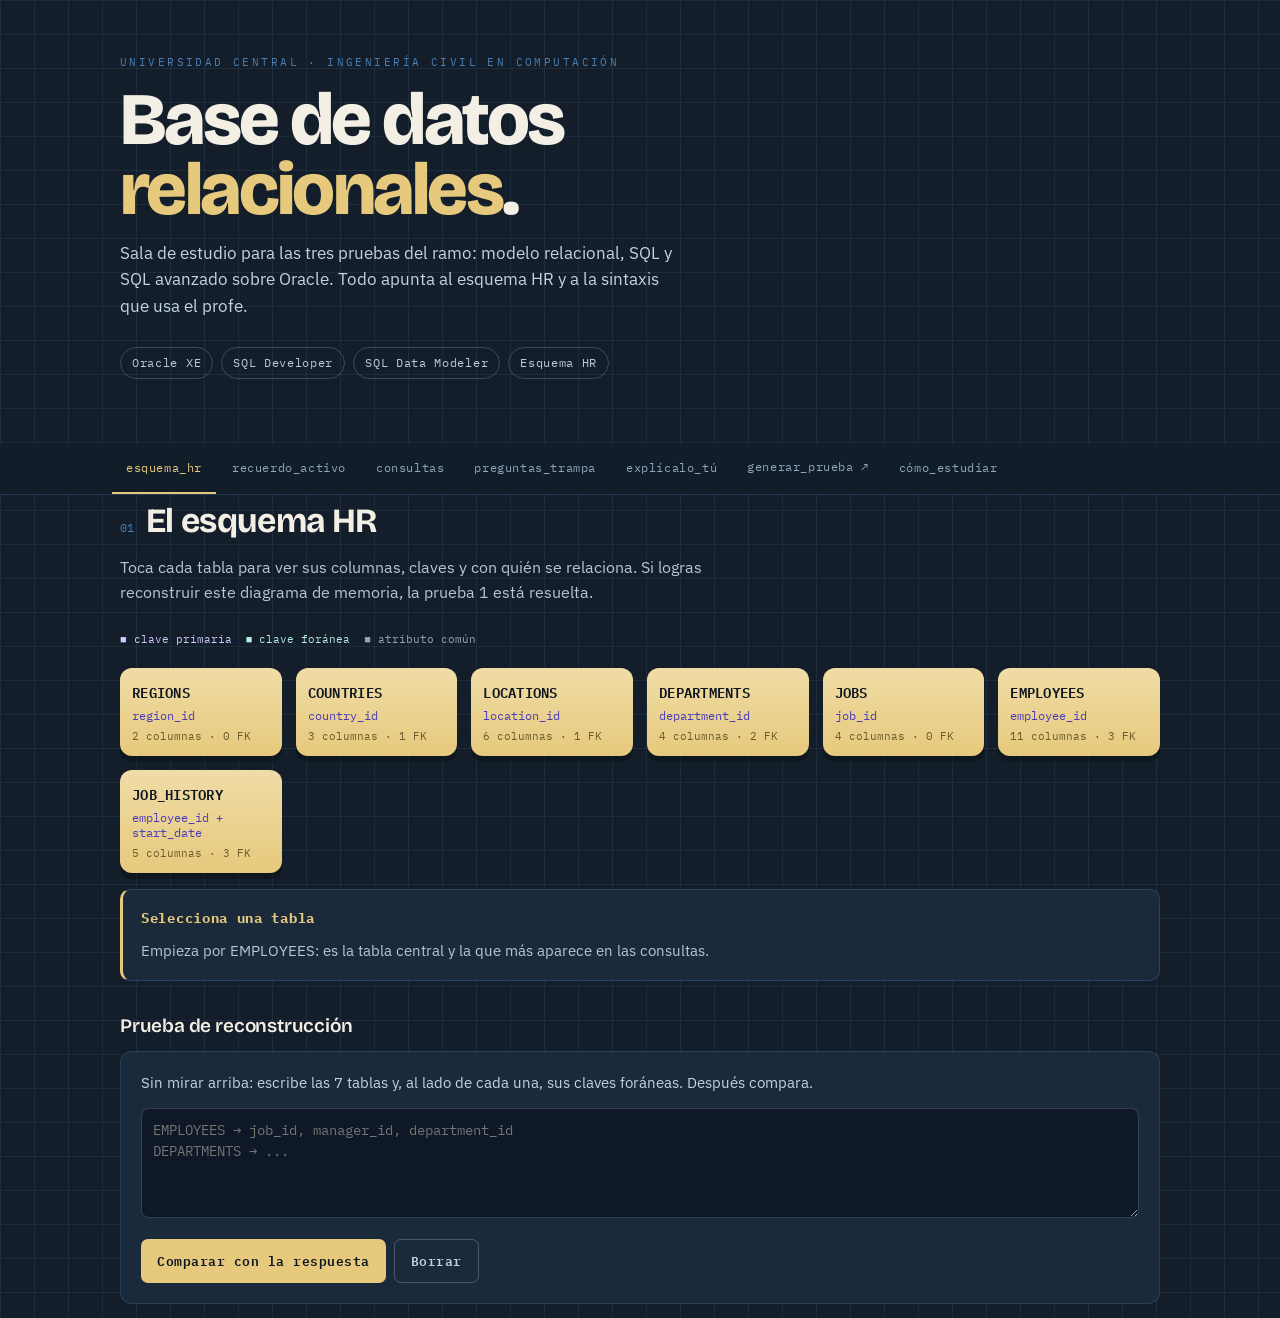
<file: index.html>
<!DOCTYPE html>
<html lang="es">
<head>
<meta charset="utf-8">
<meta name="viewport" content="width=device-width, initial-scale=1">
<title>Base de Datos — Sala de estudio</title>
<meta name="description" content="Sala de estudio interactiva para el ramo de Base de Datos: modelo relacional, esquema HR de Oracle, SQL y generador de pruebas.">
<link rel="preconnect" href="https://fonts.googleapis.com">
<link rel="preconnect" href="https://fonts.gstatic.com" crossorigin>
<link href="https://fonts.googleapis.com/css2?family=Bricolage+Grotesque:opsz,wght@12..96,400;12..96,600;12..96,800&family=IBM+Plex+Mono:wght@400;500;600&family=IBM+Plex+Sans:wght@400;500;600&display=swap" rel="stylesheet">
<link rel="stylesheet" href="estilos.css">
</head>
<body>
<header class="hero">
  <div class="wrap">
    <p class="eyebrow">Universidad Central · Ingeniería Civil en Computación</p>
    <h1>Base de datos<br><em>relacionales</em>.</h1>
    <p class="sub">Sala de estudio para las tres pruebas del ramo: modelo relacional, SQL y SQL avanzado sobre Oracle. Todo apunta al esquema HR y a la sintaxis que usa el profe.</p>
    <div class="pill-row">
      <span class="pill">Oracle XE</span>
      <span class="pill">SQL Developer</span>
      <span class="pill">SQL Data Modeler</span>
      <span class="pill">Esquema HR</span>
    </div>
  </div>
</header>

<nav>
  <div class="navinner" role="tablist">
    <button class="tab" role="tab" aria-selected="true" data-p="p-esquema">esquema_hr</button>
    <button class="tab" role="tab" aria-selected="false" data-p="p-tarjetas">recuerdo_activo</button>
    <button class="tab" role="tab" aria-selected="false" data-p="p-sql">consultas</button>
    <button class="tab" role="tab" aria-selected="false" data-p="p-pensar">preguntas_trampa</button>
    <button class="tab" role="tab" aria-selected="false" data-p="p-feynman">explícalo_tú</button>
    <a class="tab" href="prueba.html">generar_prueba ↗</a>
    <button class="tab" role="tab" aria-selected="false" data-p="p-metodo">cómo_estudiar</button>
  </div>
</nav>

<main class="wrap">

<!-- ============ ESQUEMA ============ -->
<section class="panel" id="p-esquema" role="tabpanel">
  <div class="sec-head"><span class="sec-num">01</span><h2>El esquema HR</h2></div>
  <p class="lede">Toca cada tabla para ver sus columnas, claves y con quién se relaciona. Si logras reconstruir este diagrama de memoria, la prueba 1 está resuelta.</p>

  <div class="legend">
    <span style="color:#CFC7FF">■ clave primaria</span>
    <span style="color:#B4EDE4">■ clave foránea</span>
    <span>■ atributo común</span>
  </div>

  <div class="schema" id="schema"></div>
  <div class="detail" id="entDetail">
    <h4>Selecciona una tabla</h4>
    <p style="margin:0;color:#B4C6D6;font-size:14.5px">Empieza por EMPLOYEES: es la tabla central y la que más aparece en las consultas.</p>
  </div>

  <h3>Prueba de reconstrucción</h3>
  <div class="card">
    <p style="margin-top:0;font-size:14.5px;color:#C3D2E0">Sin mirar arriba: escribe las 7 tablas y, al lado de cada una, sus claves foráneas. Después compara.</p>
    <div class="field"><textarea id="reconstruir" placeholder="EMPLOYEES → job_id, manager_id, department_id&#10;DEPARTMENTS → ..."></textarea></div>
    <div class="btn-row">
      <button class="btn" id="verReconstruccion">Comparar con la respuesta</button>
      <button class="btn ghost" id="limpiarRecon">Borrar</button>
    </div>
    <div class="key" id="reconKey" hidden></div>
  </div>
</section>

<!-- ============ TARJETAS ============ -->
<section class="panel" id="p-tarjetas" role="tabpanel" hidden>
  <div class="sec-head"><span class="sec-num">02</span><h2>Recuerdo activo</h2></div>
  <p class="lede">Intenta responder <em>en voz alta</em> antes de dar vuelta la tarjeta. El esfuerzo de recordar es lo que fija la memoria — leer apuntes no sirve ni la mitad. Lo que marcas como fallado vuelve a aparecer.</p>

  <div class="field" style="max-width:280px">
    <label class="fld" for="fcTema">Mazo</label>
    <select id="fcTema">
      <option value="all">Todos los temas</option>
      <option value="Modelo relacional">Modelo relacional (P1)</option>
      <option value="Esquema HR">Esquema HR</option>
      <option value="Normalización">Normalización</option>
      <option value="SQL básico">SQL básico (P2)</option>
      <option value="SQL avanzado">SQL avanzado (P3)</option>
      <option value="Oracle">Particularidades Oracle</option>
    </select>
  </div>

  <div class="card fc" id="fcCard">
    <span class="tag" id="fcTag">—</span>
    <div class="q" id="fcQ">Cargando…</div>
    <div class="a" id="fcA" hidden></div>
  </div>
  <div class="btn-row" id="fcControls">
    <button class="btn" id="fcFlip">Mostrar respuesta</button>
  </div>
  <p class="counter" id="fcCounter"></p>
</section>

<!-- ============ SQL ============ -->
<section class="panel" id="p-sql" role="tabpanel">
  <div class="sec-head"><span class="sec-num">03</span><h2>Consultas</h2></div>
  <p class="lede">Escribe la consulta primero, sin mirar. Después revela la solución y compara: lo importante no es que sea idéntica, sino que devuelva lo mismo.</p>
  <div id="sqlList"></div>
</section>

<!-- ============ PENSAR ============ -->
<section class="panel" id="p-pensar" role="tabpanel" hidden>
  <div class="sec-head"><span class="sec-num">04</span><h2>Preguntas trampa</h2></div>
  <p class="lede">Estas son las que separan al que entendió del que memorizó. Piensa tu respuesta antes de abrir cada una — si la abres sin intentar, no aprendes nada.</p>
  <div id="thinkList"></div>
</section>

<!-- ============ FEYNMAN ============ -->
<section class="panel" id="p-feynman" role="tabpanel">
  <div class="sec-head"><span class="sec-num">05</span><h2>Explícalo tú</h2></div>
  <p class="lede">Técnica Feynman: explica el concepto como si se lo enseñaras a alguien que nunca programó. Donde te trabes o uses palabras difíciles sin poder definirlas, ahí está el hoyo. Se guarda solo.</p>

  <div class="field" style="max-width:340px">
    <label class="fld" for="fyTema">Concepto a explicar</label>
    <select id="fyTema"></select>
  </div>
  <div class="card">
    <p id="fyPrompt" style="margin-top:0;color:var(--manila);font-size:14.5px"></p>
    <div class="field"><textarea id="fyTexto" placeholder="Escríbelo con tus palabras, sin copiar del apunte…"></textarea></div>
    <div class="btn-row">
      <button class="btn" id="fyGuardar">Guardar explicación</button>
      <button class="btn ghost" id="fyPista">Ver los puntos que deberías mencionar</button>
    </div>
    <div class="key" id="fyKey" hidden></div>
    <p class="note" id="fyEstado"></p>
  </div>
</section>

<!-- ============ MÉTODO ============ -->
<section class="panel" id="p-metodo" role="tabpanel">
  <div class="sec-head"><span class="sec-num">06</span><h2>Cómo estudiar esto</h2></div>
  <p class="lede">No es motivación genérica: son los métodos con mejor evidencia aplicados a este ramo en concreto.</p>

  <div class="method"><b>Recuerdo activo</b><p>Cierra el apunte y trata de recuperar la respuesta desde cero. Releer se siente productivo y no lo es. Usa la pestaña de tarjetas antes de volver a leer nada.</p></div>
  <div class="method"><b>Repaso espaciado</b><p>Mejor 25 minutos hoy, mañana y pasado, que 90 minutos de una. Cada tema debería tocarse al menos tres veces en días distintos antes de la prueba.</p></div>
  <div class="method"><b>Práctica intercalada</b><p>No hagas 10 JOINs seguidos. Mezcla: un JOIN, una de normalización, una de cardinalidad. Cuesta más y por eso funciona: te obliga a elegir la herramienta, que es justo lo que pide la prueba.</p></div>
  <div class="method"><b>Práctica de examen</b><p>Simula la prueba completa, con reloj y sin apuntes, al menos dos veces antes de cada evaluación. Genera una en la pestaña anterior.</p></div>
  <div class="method"><b>Técnica Feynman</b><p>Explica el concepto en voz alta como si le enseñaras a alguien de otra carrera. Si necesitas la jerga para explicarlo, todavía no lo entiendes.</p></div>
  <div class="method"><b>Interrogación elaborativa</b><p>Frente a cada regla pregúntate «¿por qué es así?». ¿Por qué la FK va en el lado «muchos»? Entender el motivo hace que no tengas que memorizar el resultado.</p></div>
  <div class="method"><b>Práctica en el motor real</b><p>Todo lo de SQL escríbelo en SQL Developer conectado a tu Oracle XE, no en papel. Los errores de sintaxis que cometes ahí son exactamente los que cometerás en la prueba.</p></div>

  <h3>Plan de las tres semanas previas a cada prueba</h3>
  <div class="card">
    <ul style="margin:0;padding-left:20px;font-size:14.5px;color:#C3D2E0;line-height:1.8">
      <li><b style="color:var(--manila)">Semana 1</b> — leer el contenido una vez y pasarlo a tarjetas propias. Reconstruir el esquema HR de memoria.</li>
      <li><b style="color:var(--manila)">Semana 2</b> — solo ejercicios. Nada de leer. Consultas en SQL Developer + preguntas trampa.</li>
      <li><b style="color:var(--manila)">Semana 3</b> — dos pruebas simuladas cronometradas, y estudiar únicamente lo que fallaste en ellas.</li>
      <li><b style="color:var(--manila)">Día antes</b> — repaso ligero de tarjetas falladas. No materia nueva. Dormir.</li>
    </ul>
  </div>
</section>

</main>

<script src="schema.js"></script>
<script src="flashcards.js"></script>
<script src="consultas.js"></script>
<script src="preguntas.js"></script>
<script src="app.js"></script>
</body>
</html>
</file>
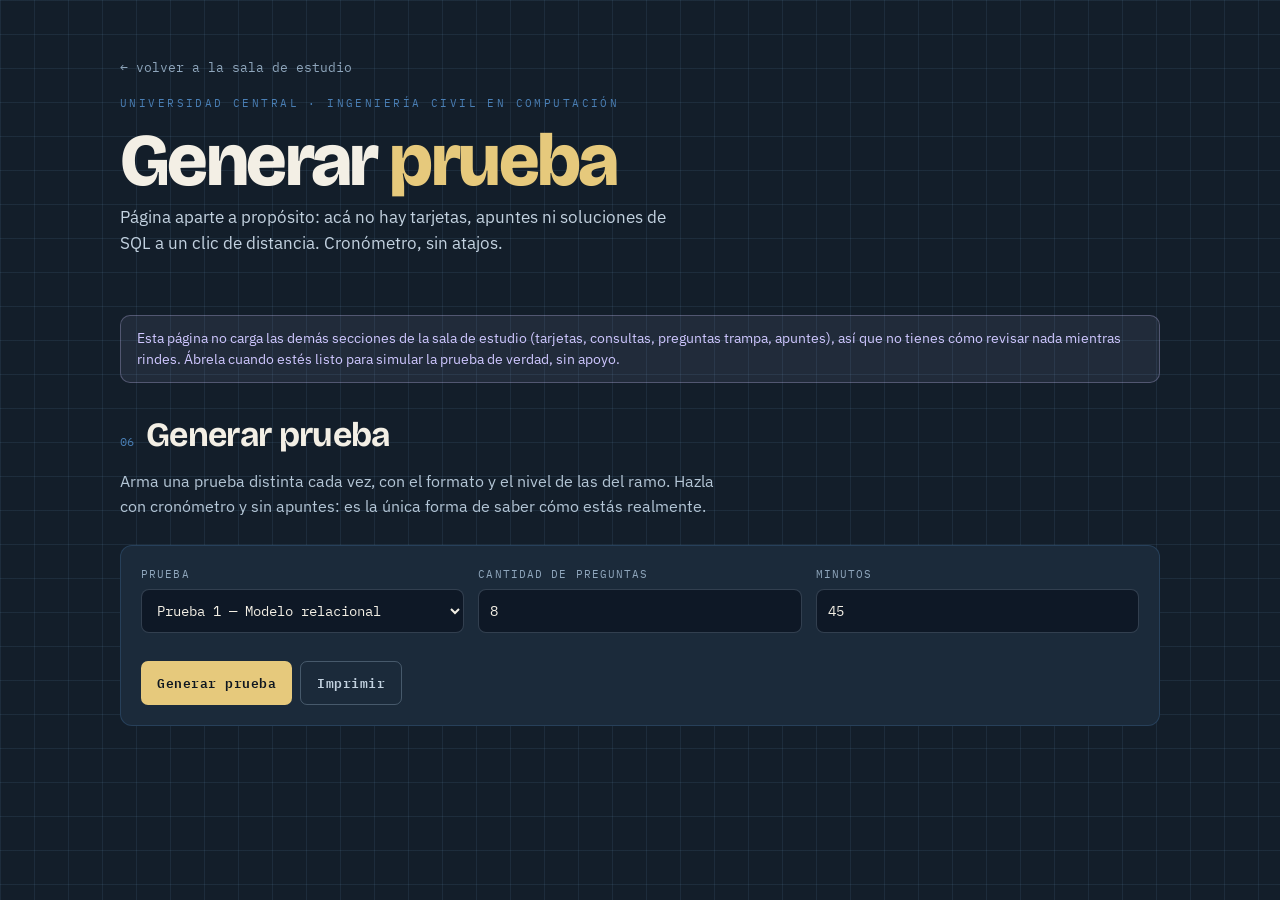
<file: prueba.html>
<!DOCTYPE html>
<html lang="es">
<head>
<meta charset="utf-8">
<meta name="viewport" content="width=device-width, initial-scale=1">
<title>Generar prueba — Base de Datos</title>
<meta name="description" content="Genera una prueba cronometrada de Base de Datos (modelo relacional, SQL o examen final) en una página aparte, sin acceso a los apuntes ni a las soluciones mientras rindes.">
<link rel="preconnect" href="https://fonts.googleapis.com">
<link rel="preconnect" href="https://fonts.gstatic.com" crossorigin>
<link href="https://fonts.googleapis.com/css2?family=Bricolage+Grotesque:opsz,wght@12..96,400;12..96,600;12..96,800&family=IBM+Plex+Mono:wght@400;500;600&family=IBM+Plex+Sans:wght@400;500;600&display=swap" rel="stylesheet">
<link rel="stylesheet" href="estilos.css">
<style>
  .examhead{padding:40px 0 24px}
  .backlink{display:inline-flex;align-items:center;gap:6px;font-family:"IBM Plex Mono";font-size:12.5px;color:var(--muted);text-decoration:none;margin-bottom:18px}
  .backlink:hover{color:var(--manila)}
  .examhead h1{margin:0 0 8px}
  .examnote{background:rgba(207,199,255,.08);border:1px solid rgba(207,199,255,.28);border-radius:10px;padding:12px 16px;font-size:13.5px;color:#CFC7FF;margin:0 0 26px}
</style>
</head>
<body>

<header class="hero examhead">
  <div class="wrap">
    <a class="backlink" href="index.html">&larr; volver a la sala de estudio</a>
    <p class="eyebrow">Universidad Central · Ingeniería Civil en Computación</p>
    <h1>Generar <em>prueba</em></h1>
    <p class="sub">Página aparte a propósito: acá no hay tarjetas, apuntes ni soluciones de SQL a un clic de distancia. Cronómetro, sin atajos.</p>
  </div>
</header>

<main class="wrap">
  <p class="examnote">Esta página no carga las demás secciones de la sala de estudio (tarjetas, consultas, preguntas trampa, apuntes), así que no tienes cómo revisar nada mientras rindes. Ábrela cuando estés listo para simular la prueba de verdad, sin apoyo.</p>

  <section class="panel">
    <div class="sec-head"><span class="sec-num">06</span><h2>Generar prueba</h2></div>
    <p class="lede">Arma una prueba distinta cada vez, con el formato y el nivel de las del ramo. Hazla con cronómetro y sin apuntes: es la única forma de saber cómo estás realmente.</p>

    <div class="card no-print">
      <div class="grid2">
        <div class="field">
          <label class="fld" for="exTipo">Prueba</label>
          <select id="exTipo">
            <option value="1">Prueba 1 — Modelo relacional</option>
            <option value="2">Prueba 2 — SQL</option>
            <option value="3">Prueba 3 — SQL avanzado</option>
            <option value="mix">Examen final — mezcla de todo</option>
          </select>
        </div>
        <div class="field">
          <label class="fld" for="exN">Cantidad de preguntas</label>
          <input type="number" id="exN" min="4" max="14" value="8">
        </div>
        <div class="field">
          <label class="fld" for="exMin">Minutos</label>
          <input type="number" id="exMin" min="10" max="120" value="45">
        </div>
      </div>
      <div class="btn-row">
        <button class="btn" id="exGen">Generar prueba</button>
        <button class="btn ghost" id="exPrint">Imprimir</button>
      </div>
    </div>

    <div id="exWrap" hidden>
      <div class="card no-print" style="display:flex;align-items:center;gap:18px;flex-wrap:wrap">
        <div><span class="timer" id="exTimer">45:00</span></div>
        <button class="btn ghost" id="exPause">Pausar</button>
        <button class="btn" id="exFinish" style="margin-left:auto">Terminar y corregir</button>
      </div>
      <div class="card" id="exBody"></div>
      <div class="card no-print" id="exResult" hidden>
        <h3 style="margin-top:0">Resultado</h3>
        <div class="big" id="exScore">—</div>
        <div class="scorebar"><i id="exBar"></i></div>
        <p id="exVerdict" style="color:#C3D2E0;font-size:15px"></p>
        <p class="note" id="exWeak"></p>
      </div>
    </div>
  </section>
</main>

<script src="pruebas.js"></script>
<script src="examen.js"></script>
</body>
</html>
</file>
<file: estilos.css>
:root{
  --blueprint:#131E2A;
  --blueprint-2:#1B2A3A;
  --grid:rgba(120,170,215,.10);
  --manila:#E6C97C;
  --manila-soft:#F0DCA6;
  --paper:#F3EFE5;
  --ink:#0E1620;
  --rule:#4A7FB5;
  --pk:#7C6CF0;
  --fk:#4FB3A5;
  --alert:#D2694A;
  --ok:#6FBF8B;
  --muted:#8FA6BC;
}
*{box-sizing:border-box}
html,body{margin:0;padding:0}
body{
  background:var(--blueprint);
  background-image:linear-gradient(var(--grid) 1px,transparent 1px),linear-gradient(90deg,var(--grid) 1px,transparent 1px);
  background-size:34px 34px;
  color:var(--paper);
  font-family:"IBM Plex Sans",system-ui,sans-serif;
  font-size:16px;line-height:1.55;
  -webkit-font-smoothing:antialiased;
}
.wrap{max-width:1080px;margin:0 auto;padding:0 20px}
code,.mono{font-family:"IBM Plex Mono",ui-monospace,monospace}

/* ---------- HERO ---------- */
header.hero{padding:54px 0 30px}
.eyebrow{font-family:"IBM Plex Mono";font-size:11px;letter-spacing:.22em;text-transform:uppercase;color:var(--rule);margin:0 0 14px}
h1{
  font-family:"Bricolage Grotesque";font-weight:800;
  font-size:clamp(38px,7.4vw,74px);line-height:.94;letter-spacing:-.035em;
  margin:0 0 16px;
}
h1 em{font-style:normal;color:var(--manila)}
.sub{max-width:56ch;color:#C3D2E0;margin:0 0 28px;font-size:17px}
.pill-row{display:flex;flex-wrap:wrap;gap:8px}
.pill{font-family:"IBM Plex Mono";font-size:11.5px;letter-spacing:.06em;padding:6px 11px;border:1px solid rgba(143,166,188,.32);border-radius:999px;color:#B9CBDA}

/* ---------- NAV ---------- */
nav{position:sticky;top:0;z-index:50;background:rgba(19,30,42,.93);backdrop-filter:blur(10px);border-bottom:1px solid rgba(74,127,181,.28);margin-top:34px}
.navinner{max-width:1080px;margin:0 auto;padding:0 12px;display:flex;gap:2px;overflow-x:auto;scrollbar-width:none}
.navinner::-webkit-scrollbar{display:none}
.tab{
  flex:0 0 auto;background:none;border:0;border-bottom:2px solid transparent;
  color:var(--muted);font-family:"IBM Plex Mono";font-size:12px;letter-spacing:.05em;
  padding:15px 14px;cursor:pointer;white-space:nowrap;
  text-decoration:none;display:inline-flex;align-items:center;
}
.tab:hover,.tab:visited:hover{color:var(--paper)}
.tab:visited{color:var(--muted)}
.tab[aria-selected="true"]{color:var(--manila);border-bottom-color:var(--manila)}
.tab:focus-visible{outline:2px solid var(--rule);outline-offset:-4px}

/* ---------- SECTIONS ---------- */
main{padding:38px 0 90px}
.panel[hidden]{display:none}
.sec-head{display:flex;align-items:baseline;gap:12px;margin:0 0 6px}
.sec-num{font-family:"IBM Plex Mono";font-size:12px;color:var(--rule)}
h2{font-family:"Bricolage Grotesque";font-weight:700;font-size:clamp(24px,3.4vw,34px);letter-spacing:-.02em;margin:0}
.lede{color:#B4C6D6;max-width:62ch;margin:8px 0 26px}
h3{font-family:"Bricolage Grotesque";font-weight:600;font-size:19px;letter-spacing:-.01em;margin:30px 0 10px}

/* ---------- SCHEMA DIAGRAM (signature) ---------- */
.schema{display:grid;grid-template-columns:repeat(auto-fit,minmax(150px,1fr));gap:14px}
.ent{
  background:linear-gradient(180deg,var(--manila-soft),var(--manila));
  color:var(--ink);border:0;border-radius:12px;padding:12px 12px 13px;text-align:left;cursor:pointer;
  box-shadow:0 6px 0 rgba(0,0,0,.28);transition:transform .16s ease,box-shadow .16s ease;
  font-family:"IBM Plex Mono";
}
.ent:hover,.ent:focus-visible{transform:translateY(-3px);box-shadow:0 9px 0 rgba(0,0,0,.32);outline:none}
.ent[aria-pressed="true"]{outline:2.5px solid var(--rule);outline-offset:3px}
.ent .nm{font-size:13.5px;font-weight:600;letter-spacing:.02em;display:block;margin-bottom:5px}
.ent .pk{font-size:11.5px;color:#4B3BB8;display:block}
.ent .cnt{font-size:10.5px;color:#6B5A2A;margin-top:6px;display:block}
.detail{margin-top:16px;background:var(--blueprint-2);border:1px solid rgba(74,127,181,.3);border-left:3px solid var(--manila);border-radius:10px;padding:18px}
.detail h4{font-family:"IBM Plex Mono";font-size:14px;letter-spacing:.05em;color:var(--manila);margin:0 0 10px}
.cols{display:flex;flex-wrap:wrap;gap:6px;margin-bottom:14px}
.col{font-family:"IBM Plex Mono";font-size:11.5px;padding:4px 9px;border-radius:5px;background:rgba(143,166,188,.12);border:1px solid rgba(143,166,188,.2)}
.col.is-pk{background:rgba(124,108,240,.2);border-color:var(--pk);color:#CFC7FF}
.col.is-fk{background:rgba(79,179,165,.16);border-color:var(--fk);color:#B4EDE4}
.legend{display:flex;gap:14px;flex-wrap:wrap;font-family:"IBM Plex Mono";font-size:11px;color:var(--muted);margin:14px 0 20px}
.rels{list-style:none;padding:0;margin:0;font-size:14px}
.rels li{padding:5px 0;border-top:1px dashed rgba(143,166,188,.2)}
.rels .mono{color:#9FC6E8}

/* ---------- CARDS / GENERIC ---------- */
.card{background:var(--blueprint-2);border:1px solid rgba(74,127,181,.26);border-radius:12px;padding:20px;margin-bottom:14px}
.grid2{display:grid;grid-template-columns:repeat(auto-fit,minmax(260px,1fr));gap:14px}

/* ---------- BUTTONS ---------- */
button.btn{
  font-family:"IBM Plex Mono";font-size:12.5px;letter-spacing:.04em;
  background:var(--manila);color:var(--ink);border:0;border-radius:7px;padding:10px 16px;cursor:pointer;font-weight:600;
}
button.btn:hover{background:#F0DCA6}
button.btn.ghost{background:transparent;color:#C3D2E0;border:1px solid rgba(143,166,188,.38)}
button.btn.ghost:hover{border-color:var(--manila);color:var(--manila)}
button.btn.good{background:var(--ok);color:#08170E}
button.btn.bad{background:var(--alert);color:#1B0B05}
button:focus-visible{outline:2px solid var(--rule);outline-offset:2px}
.btn-row{display:flex;flex-wrap:wrap;gap:8px;margin-top:14px}

/* ---------- FLASHCARDS ---------- */
.fc{min-height:190px;display:flex;flex-direction:column;justify-content:center;text-align:center;padding:28px 22px}
.fc .tag{font-family:"IBM Plex Mono";font-size:10.5px;letter-spacing:.16em;text-transform:uppercase;color:var(--rule);margin-bottom:12px}
.fc .q{font-family:"Bricolage Grotesque";font-size:21px;font-weight:600;line-height:1.3;letter-spacing:-.01em}
.fc .a{margin-top:16px;padding-top:16px;border-top:1px dashed rgba(143,166,188,.3);color:#D8E4EE;font-size:15px;text-align:left}
.counter{font-family:"IBM Plex Mono";font-size:11.5px;color:var(--muted);text-align:center;margin-top:10px}

/* ---------- INPUTS ---------- */
textarea,select,input[type=number]{
  width:100%;background:#0E1826;color:var(--paper);border:1px solid rgba(143,166,188,.28);
  border-radius:8px;padding:11px;font-family:"IBM Plex Mono";font-size:13.5px;line-height:1.5;
}
textarea{resize:vertical;min-height:110px}
textarea:focus,select:focus,input:focus{outline:2px solid var(--rule);outline-offset:0;border-color:transparent}
label.fld{display:block;font-family:"IBM Plex Mono";font-size:11px;letter-spacing:.1em;text-transform:uppercase;color:var(--muted);margin:0 0 6px}
.field{margin-bottom:14px}

/* ---------- SQL PRACTICE ---------- */
pre.sql{background:#0B1420;border:1px solid rgba(74,127,181,.3);border-left:3px solid var(--fk);border-radius:8px;padding:14px;overflow-x:auto;font-family:"IBM Plex Mono";font-size:13px;color:#CBE3F5;margin:12px 0}
.hintbox{background:rgba(74,127,181,.11);border-radius:8px;padding:12px 14px;font-size:14px;color:#BDD3E5;margin-top:10px}

/* ---------- THINK PROMPTS ---------- */
details.think{background:var(--blueprint-2);border:1px solid rgba(74,127,181,.26);border-left:3px solid var(--rule);border-radius:10px;padding:14px 16px;margin-bottom:10px}
details.think summary{cursor:pointer;font-weight:600;font-size:15.5px;list-style:none}
details.think summary::-webkit-details-marker{display:none}
details.think summary::before{content:"?";font-family:"IBM Plex Mono";color:var(--rule);margin-right:10px;font-weight:600}
details.think[open] summary{color:var(--manila)}
details.think .body{margin-top:12px;padding-top:12px;border-top:1px dashed rgba(143,166,188,.24);color:#CFDCE7;font-size:14.5px}

/* ---------- EXAM ---------- */
.exam-q{border-top:1px solid rgba(143,166,188,.2);padding:18px 0}
.exam-q:first-of-type{border-top:0}
.qhead{display:flex;gap:10px;align-items:baseline;margin-bottom:8px}
.qnum{font-family:"IBM Plex Mono";font-size:12px;color:var(--manila);flex:0 0 auto}
.qpts{font-family:"IBM Plex Mono";font-size:10.5px;color:var(--muted);margin-left:auto;flex:0 0 auto}
.qtext{font-size:15.5px;line-height:1.5}
.key{margin-top:12px;background:rgba(111,191,139,.09);border-left:3px solid var(--ok);border-radius:0 8px 8px 0;padding:12px 14px;font-size:14px;color:#D6EEE0}
.key[hidden]{display:none}
.selfmark{display:flex;gap:6px;margin-top:10px;align-items:center;flex-wrap:wrap}
.selfmark span{font-family:"IBM Plex Mono";font-size:11px;color:var(--muted);margin-right:4px}
.mk{font-family:"IBM Plex Mono";font-size:11.5px;padding:5px 10px;border-radius:6px;border:1px solid rgba(143,166,188,.3);background:transparent;color:#C3D2E0;cursor:pointer}
.mk[aria-pressed="true"].y{background:var(--ok);color:#08170E;border-color:var(--ok)}
.mk[aria-pressed="true"].h{background:var(--manila);color:var(--ink);border-color:var(--manila)}
.mk[aria-pressed="true"].n{background:var(--alert);color:#fff;border-color:var(--alert)}
.timer{font-family:"IBM Plex Mono";font-size:26px;color:var(--manila);letter-spacing:.04em}
.scorebar{height:8px;background:rgba(143,166,188,.16);border-radius:99px;overflow:hidden;margin:10px 0}
.scorebar i{display:block;height:100%;background:var(--ok);width:0;transition:width .3s ease}
.big{font-family:"Bricolage Grotesque";font-size:44px;font-weight:800;letter-spacing:-.03em}

.method{border-top:1px solid rgba(143,166,188,.18);padding:14px 0}
.method b{font-family:"IBM Plex Mono";font-size:12px;letter-spacing:.06em;color:var(--manila);display:block;margin-bottom:4px}
.method p{margin:0;font-size:14.5px;color:#C3D2E0}

.note{font-size:13px;color:var(--muted);margin-top:8px}
@media (prefers-reduced-motion:reduce){*{transition:none!important;animation:none!important}}
@media print{
  body{background:#fff;color:#000}
  nav,.tab,.btn-row,button,.no-print{display:none!important}
  .card,.exam-q{border-color:#ccc;background:#fff;color:#000}
}
</file>
